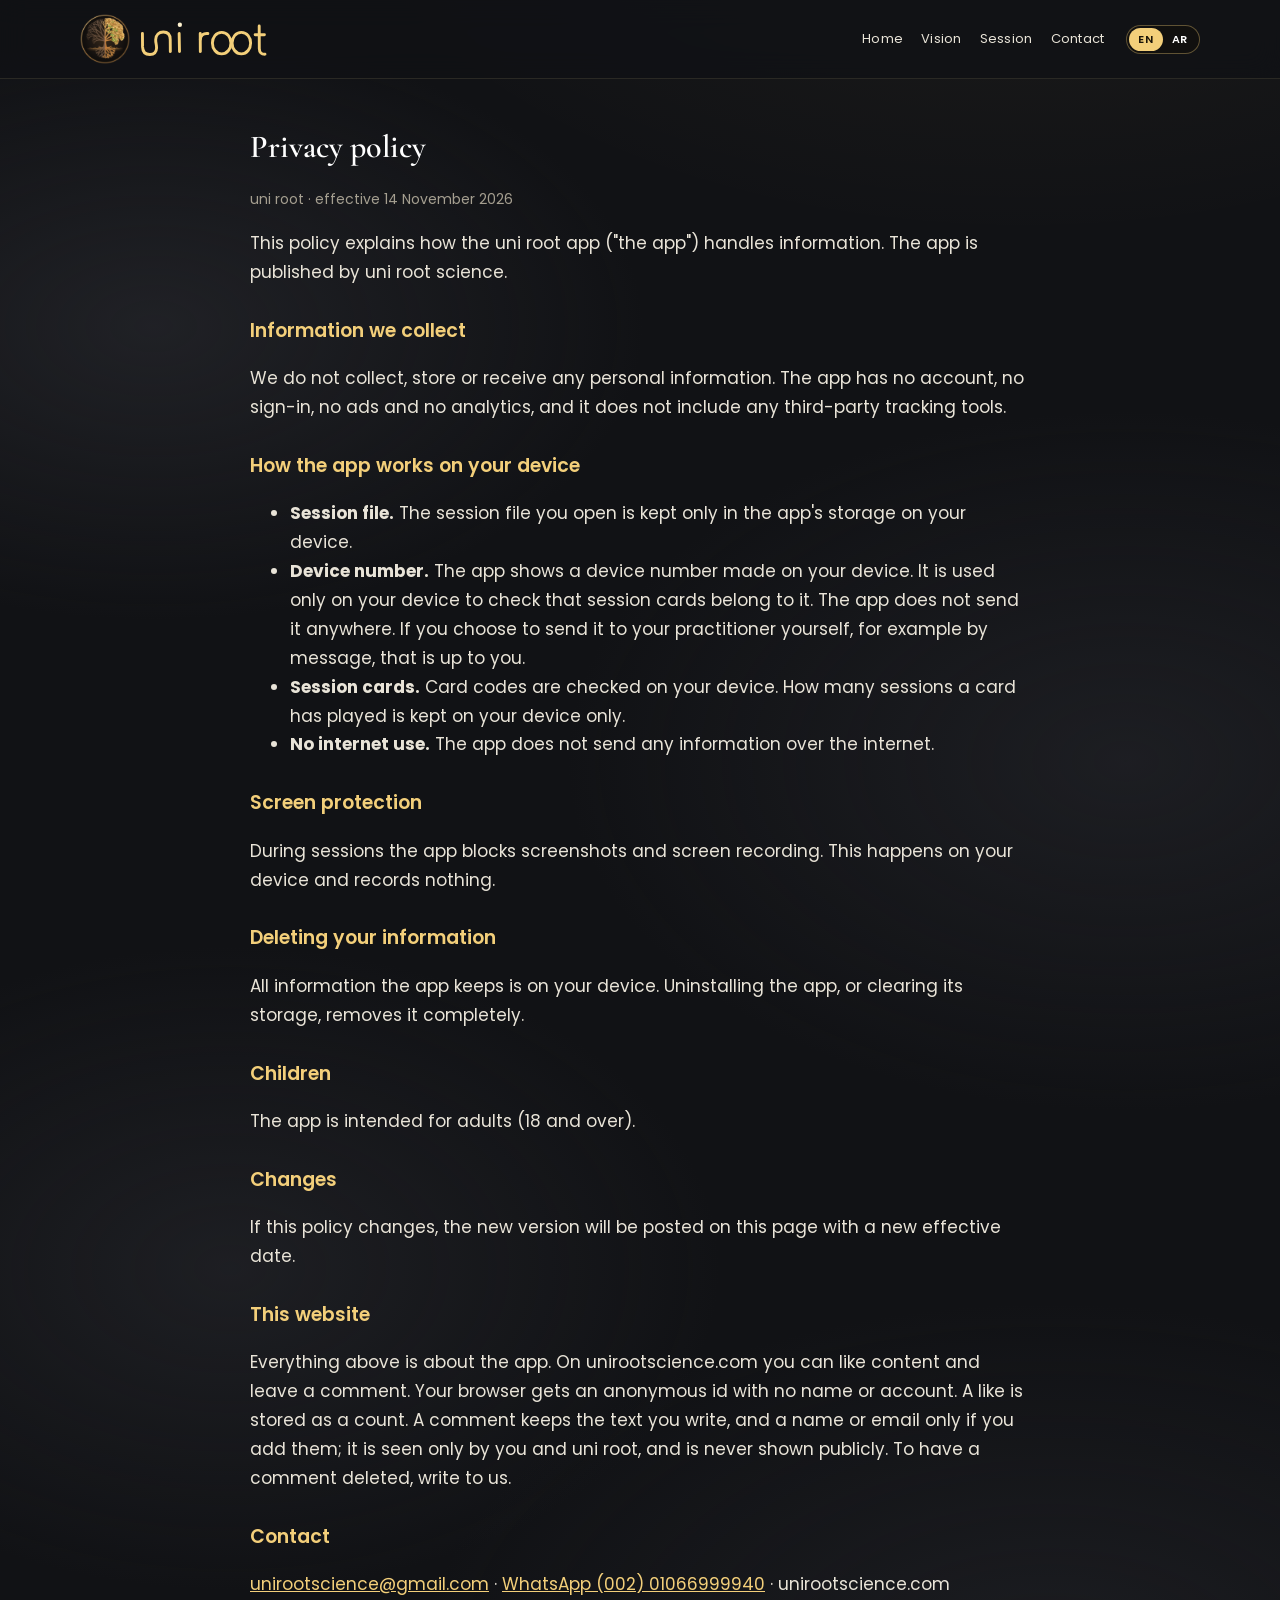
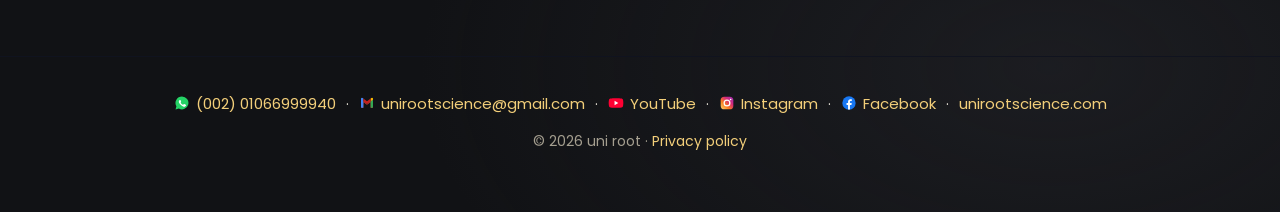
<file: privacy.html>
<!doctype html>
<html lang="en" dir="ltr"><head><meta charset="utf-8"><meta name="viewport" content="width=device-width,initial-scale=1">
<title>Privacy policy · uni root</title><meta name="description" content="How the uni root app handles your data.">
<meta property="og:title" content="Privacy policy · uni root"><meta property="og:description" content="How the uni root app handles your data."><meta property="og:image" content="https://unirootscience.com/img/share.jpg">
<link rel="icon" href="img/favicon.png"><link rel="apple-touch-icon" href="img/icon-192.png">
<link rel="preconnect" href="https://fonts.googleapis.com"><link href="https://fonts.googleapis.com/css2?family=Cormorant+Garamond:ital,wght@0,500;0,600;1,500;1,600&family=Poppins:wght@400;500;600&display=swap" rel="stylesheet">
<link rel="stylesheet" href="style.css?v=18"><script src="lang.js?v=18"></script><script type="application/ld+json">{"@context":"https://schema.org","@type":"Organization","name":"uni root","alternateName":["uniroot","unirootscience"],"url":"https://unirootscience.com/","logo":"https://unirootscience.com/img/icon-192.png","sameAs":["https://www.youtube.com/@unirootscience","https://www.instagram.com/unirootscience","https://www.facebook.com/unirootscience"]}</script></head><body>
<header class="top s"><div class="in"><a class="b" href="./"><img src="img/logo.png" alt=""><span><img src="img/word.svg" alt="uni root"></span></a>
<nav><a href="./"><span class="en-only">Home</span><span class="ar-only" lang="ar">الرئيسية</span></a><a href="./#vision"><span class="en-only">Vision</span><span class="ar-only" lang="ar">الرؤية</span></a><a href="./#session"><span class="en-only">Session</span><span class="ar-only" lang="ar">الجلسة</span></a><a href="./#contact"><span class="en-only">Contact</span><span class="ar-only" lang="ar">تواصل</span></a><span class="langs"><button type="button" data-l="en" aria-label="English">EN</button><button type="button" data-l="ar" aria-label="العربية">AR</button></span></nav></div></header>

<main><div class="wrap"><div class="doc">
<div class="en-only">
<h1>Privacy policy</h1><p class="d">uni root · effective 14 November 2026</p>
<p>This policy explains how the uni root app ("the app") handles information. The app is published by uni root science.</p>
<h3>Information we collect</h3><p>We do not collect, store or receive any personal information. The app has no account, no sign-in, no ads and no analytics, and it does not include any third-party tracking tools.</p>
<h3>How the app works on your device</h3>
<ul><li><b>Session file.</b> The session file you open is kept only in the app's storage on your device.</li>
<li><b>Device number.</b> The app shows a device number made on your device. It is used only on your device to check that session cards belong to it. The app does not send it anywhere. If you choose to send it to your practitioner yourself, for example by message, that is up to you.</li>
<li><b>Session cards.</b> Card codes are checked on your device. How many sessions a card has played is kept on your device only.</li>
<li><b>No internet use.</b> The app does not send any information over the internet.</li></ul>
<h3>Screen protection</h3><p>During sessions the app blocks screenshots and screen recording. This happens on your device and records nothing.</p>
<h3>Deleting your information</h3><p>All information the app keeps is on your device. Uninstalling the app, or clearing its storage, removes it completely.</p>
<h3>Children</h3><p>The app is intended for adults (18 and over).</p>
<h3>Changes</h3><p>If this policy changes, the new version will be posted on this page with a new effective date.</p>
<h3>This website</h3><p>Everything above is about the app. On unirootscience.com you can like content and leave a comment. Your browser gets an anonymous id with no name or account. A like is stored as a count. A comment keeps the text you write, and a name or email only if you add them; it is seen only by you and uni root, and is never shown publicly. To have a comment deleted, write to us.</p>
<h3>Contact</h3><p><a href="https://mail.google.com/mail/?view=cm&amp;fs=1&amp;to=unirootscience@gmail.com" target="_blank" rel="noopener">unirootscience@gmail.com</a> · <a href="https://wa.me/201066999940" target="_blank" rel="noopener">WhatsApp (002) 01066999940</a> · unirootscience.com</p>
</div>
<div class="ar-only" lang="ar">
<h1>سياسة الخصوصية</h1><p class="d">uni root · سارية من ١٤ نوفمبر ٢٠٢٦</p>
<p>توضّح هذه السياسة كيف يتعامل تطبيق uni root («التطبيق») مع المعلومات. ينشر التطبيقَ uni root science.</p>
<h3>المعلومات التي نجمعها</h3><p>لا نجمع أي معلومات شخصية، ولا نخزّنها، ولا نستلمها. التطبيق بلا حساب ولا تسجيل دخول ولا إعلانات ولا أدوات تحليل، ولا يحتوي على أي أدوات تتبّع من أطراف أخرى.</p>
<h3>كيف يعمل التطبيق على جهازك</h3>
<ul><li><b>ملف الجلسة.</b> ملف الجلسة الذي تفتحه يُحفظ في مساحة التطبيق على جهازك فقط.</li>
<li><b>رقم الجهاز.</b> يعرض التطبيق رقم جهاز يُنشأ على جهازك، ويُستخدم على جهازك فقط للتأكد من أن كروت الجلسات تخصّه. التطبيق لا يرسله إلى أي جهة. وإن اخترت أن ترسله بنفسك إلى الأخصائي، برسالة مثلًا، فهذا قرارك.</li>
<li><b>كروت الجلسات.</b> تُفحص أكواد الكروت على جهازك، وعدد الجلسات المستخدمة من كل كارت يُحفظ على جهازك فقط.</li>
<li><b>لا استخدام للإنترنت.</b> التطبيق لا يرسل أي معلومات عبر الإنترنت.</li></ul>
<h3>حماية الشاشة</h3><p>أثناء الجلسة يمنع التطبيق تصوير الشاشة وتسجيلها، ويتم ذلك على جهازك دون تسجيل أي شيء.</p>
<h3>حذف معلوماتك</h3><p>كل ما يحفظه التطبيق موجود على جهازك، وحذف التطبيق أو مسح بياناته يزيله بالكامل.</p>
<h3>الأطفال</h3><p>التطبيق مخصّص للبالغين (١٨ عامًا فأكثر).</p>
<h3>التعديلات</h3><p>إذا تغيّرت هذه السياسة تُنشر النسخة الجديدة في هذه الصفحة بتاريخ سريان جديد.</p>
<h3>هذا الموقع</h3><p>كل ما سبق يخص التطبيق. على unirootscience.com يمكنك الإعجاب بالمحتوى وترك تعليق. يحصل متصفحك على رقم مجهول بلا اسم ولا حساب. الإعجاب يُحفظ كرقم فقط، والتعليق يُحفظ بالنص الذي تكتبه، والاسم أو الإيميل فقط إن أضفتهما، ولا يراه غيرك أنت وuni root ولا يُعرض للعامة. ولحذف تعليق راسلنا.</p>
<h3>التواصل</h3><p><a href="https://mail.google.com/mail/?view=cm&amp;fs=1&amp;to=unirootscience@gmail.com" target="_blank" rel="noopener">unirootscience@gmail.com</a> · <a href="https://wa.me/201066999940" target="_blank" rel="noopener">WhatsApp (002) 01066999940</a> · unirootscience.com</p>
</div>
</div></div></main>
<footer id="contact"><div class="wrap">
<div class="ct"><a class="ctI" href="https://wa.me/201066999940" target="_blank" rel="noopener" aria-label="WhatsApp"><svg class="ic" viewBox="0 0 24 24" aria-hidden="true"><path fill="#25d366" d="M12 2.2a9.7 9.7 0 0 0-8.4 14.6L2.3 21.7l5-1.3A9.7 9.7 0 1 0 12 2.2z"/><path fill="#fff" d="M17.1 14.3c-.3-.1-1.6-.8-1.8-.9-.3-.1-.4-.1-.6.1l-.8 1c-.2.2-.3.2-.6.1a6.6 6.6 0 0 1-3.3-2.9c-.2-.4.2-.4.7-1.3.1-.2 0-.3 0-.4l-.8-2c-.2-.5-.4-.4-.6-.4h-.5a1 1 0 0 0-.7.3 3 3 0 0 0-.9 2.2 5.2 5.2 0 0 0 1.1 2.8 11.9 11.9 0 0 0 4.6 4c1.7.7 2.4.8 3.2.7a2.8 2.8 0 0 0 1.8-1.3 2.3 2.3 0 0 0 .2-1.3c-.1-.1-.3-.2-.6-.3z"/></svg><span dir="ltr">(002) 01066999940</span></a> · <a class="ctI" href="https://mail.google.com/mail/?view=cm&amp;fs=1&amp;to=unirootscience@gmail.com" target="_blank" rel="noopener" aria-label="Gmail"><svg class="ic" viewBox="0 0 24 24" aria-hidden="true"><path fill="#ea4335" d="M3 7.2 12 13.6l9-6.4V18a1 1 0 0 1-1 1h-2.5V10.6L12 14.6l-5.5-4V19H4a1 1 0 0 1-1-1z"/><path fill="#fbbc04" d="M21 6.2v1L17.5 9.7V5.4l1.1-.8A1.5 1.5 0 0 1 21 6.2z"/><path fill="#34a853" d="M17.5 19h2.5a1 1 0 0 0 1-1V7.2l-3.5 2.5z"/><path fill="#4285f4" d="M3 6.2v1l3.5 2.5V5.4l-1.1-.8A1.5 1.5 0 0 0 3 6.2zM3 7.2V18a1 1 0 0 0 1 1h2.5V9.7z"/><path fill="#c5221f" d="M6.5 5.4 12 9.4l5.5-4v4.3L12 13.6 6.5 9.7z"/></svg><span>unirootscience@gmail.com</span></a> · <a class="ctI" href="https://www.youtube.com/@unirootscience" target="_blank" rel="noopener" aria-label="YouTube"><svg class="ic" viewBox="0 0 24 24" aria-hidden="true"><path fill="#ff0033" d="M22.5 7.2a2.8 2.8 0 0 0-2-2C18.7 4.7 12 4.7 12 4.7s-6.7 0-8.5.5a2.8 2.8 0 0 0-2 2A29 29 0 0 0 1 12a29 29 0 0 0 .5 4.8 2.8 2.8 0 0 0 2 2c1.8.5 8.5.5 8.5.5s6.7 0 8.5-.5a2.8 2.8 0 0 0 2-2A29 29 0 0 0 23 12a29 29 0 0 0-.5-4.8z"/><path fill="#fff" d="M9.8 15.3V8.7l5.7 3.3z"/></svg><span>YouTube</span></a> · <a class="ctI" href="https://www.instagram.com/unirootscience" target="_blank" rel="noopener" aria-label="Instagram"><svg class="ic" viewBox="0 0 24 24" aria-hidden="true"><defs><linearGradient id="igcf" x1="0" y1="1" x2="1" y2="0"><stop offset="0" stop-color="#feda75"/><stop offset=".35" stop-color="#fa7e1e"/><stop offset=".65" stop-color="#d62976"/><stop offset="1" stop-color="#962fbf"/></linearGradient></defs><rect x="2.5" y="2.5" width="19" height="19" rx="5.5" fill="url(#igcf)"/><circle cx="12" cy="12" r="4.3" fill="none" stroke="#fff" stroke-width="1.9"/><circle cx="17.4" cy="6.7" r="1.25" fill="#fff"/></svg><span>Instagram</span></a> · <a class="ctI" href="https://www.facebook.com/unirootscience" target="_blank" rel="noopener" aria-label="Facebook"><svg class="ic" viewBox="0 0 24 24" aria-hidden="true"><circle cx="12" cy="12" r="10" fill="#1877f2"/><path fill="#fff" d="M13.4 21.9v-7h2.3l.4-2.8h-2.7v-1.8c0-.8.3-1.4 1.4-1.4h1.4V6.4c-.3 0-1.1-.1-2.1-.1-2.1 0-3.5 1.3-3.5 3.6v2.2H8.3v2.8h2.3v7z"/></svg><span>Facebook</span></a> · <a href="https://unirootscience.com">unirootscience.com</a></div>
<p>© 2026 uni root · <a href="privacy.html"><span class="en-only">Privacy policy</span><span class="ar-only" lang="ar">سياسة الخصوصية</span></a></p></div></footer></body></html>
</file>
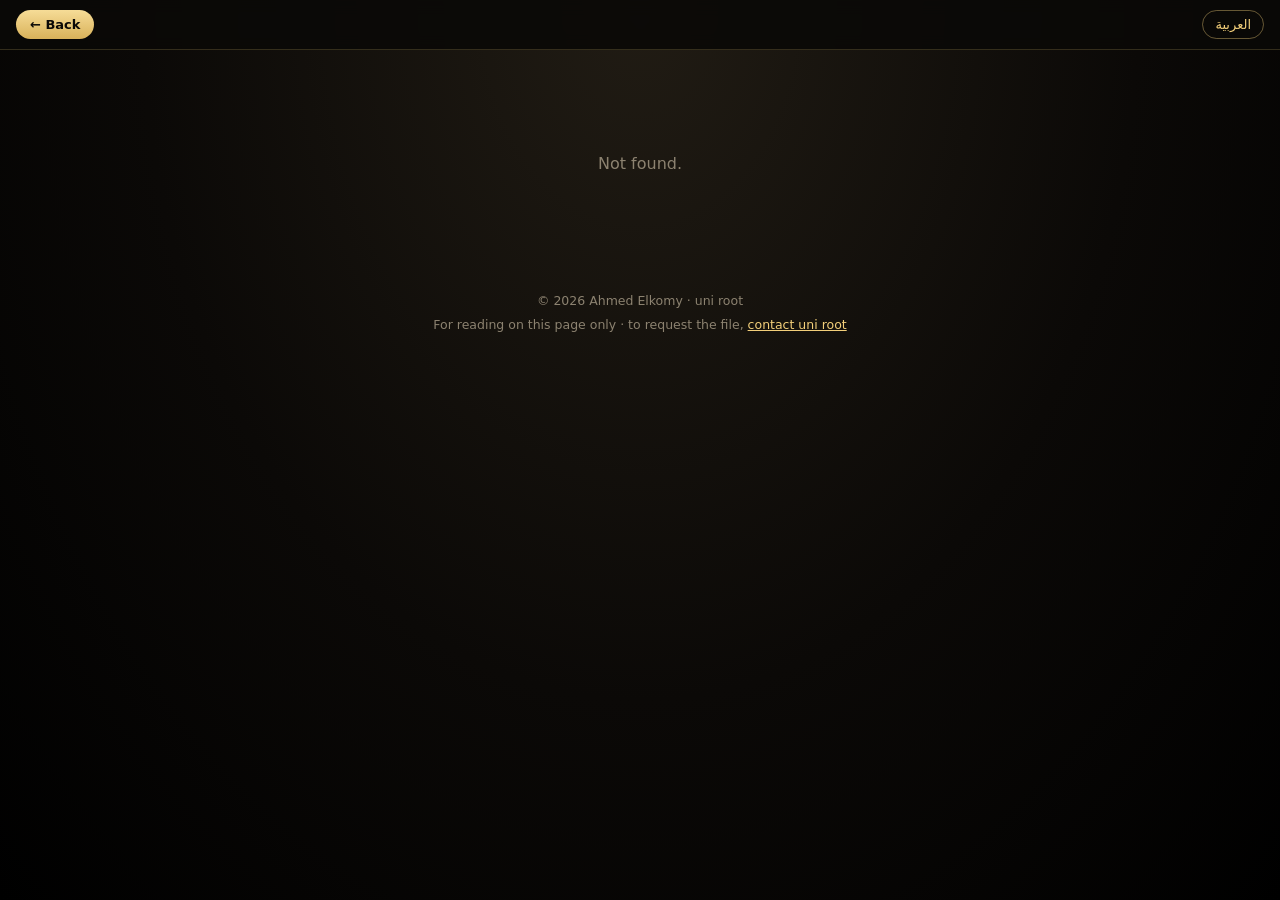
<file: read.html>
<!doctype html><html lang="ar" dir="rtl"><head><meta charset="utf-8"><meta name="viewport" content="width=device-width,initial-scale=1">
<title>uni root · read</title><meta name="robots" content="noindex">
<link rel="icon" href="img/favicon.png">
<style>
@font-face{font-family:Ami;src:url(img/Amiri-Bold.woff) format('woff');font-weight:700}
:root{--gold:#f3cf7a}
html,body{margin:0}
body{background:radial-gradient(ellipse at top,#211c14,#0b0907 55%,#000) fixed;color:#fff3d0;min-height:100vh;font-family:Inter,system-ui,sans-serif}
.bar{position:sticky;top:0;z-index:5;display:flex;align-items:center;gap:12px;padding:10px 16px;background:rgba(11,9,7,.9);backdrop-filter:blur(8px);border-bottom:1px solid rgba(243,207,122,.18)}
.t{flex:1;min-width:0;font-family:Ami,serif;font-size:20px;color:var(--gold);white-space:nowrap;overflow:hidden;text-overflow:ellipsis}
html[lang=en] .t{font-family:Inter,system-ui,sans-serif;font-size:16px;font-weight:600}
.s{font-size:12px;color:#8c8270;white-space:nowrap}
.btn{font:600 13px Inter,system-ui,sans-serif;color:#0b0907;background:linear-gradient(#f6dc97,#d9b25a);border:0;border-radius:999px;padding:7px 14px;cursor:pointer;text-decoration:none;white-space:nowrap}
.lang{font:500 13px Inter,system-ui,sans-serif;color:var(--gold);border:1px solid rgba(243,207,122,.4);border-radius:999px;padding:6px 12px;background:none;cursor:pointer;white-space:nowrap}
.wrap{max-width:860px;margin:0 auto;padding:24px 16px 30px;display:flex;flex-direction:column;gap:20px}
.pg{position:relative;background:#fff;border-radius:6px;box-shadow:0 10px 40px rgba(0,0,0,.6),0 0 0 1px rgba(243,207,122,.15);overflow:hidden;user-select:none;-webkit-user-select:none;aspect-ratio:210/297}
.pg img{display:block;width:100%;height:100%;object-fit:contain;pointer-events:none;-webkit-touch-callout:none}
.no{position:absolute;bottom:8px;inset-inline-start:12px;font-size:11px;color:#999}
.foot{text-align:center;font-size:12.5px;color:#8c8270;padding:6px 16px 46px;line-height:1.9}
.foot a{color:var(--gold)}
html[lang=ar] .foot{font-family:Ami,serif;font-size:16px}
.err{text-align:center;padding:80px 20px;color:#8c8270}
@media print{body{display:none}}
@media (max-width:640px){.s{display:none}.bar{gap:8px;padding:10px}.t{font-size:17px}.btn,.lang,.vb{padding:6px 10px!important}}
</style></head><body>
<div class="bar"><a class="btn" id="back" href="./"></a><div class="t" id="t"></div><span class="s" id="s"></span><button class="lang" id="lg" type="button"></button></div>
<div class="wrap" id="w"></div>
<div class="foot" id="f"></div>
<script>
(function(){
  var q=new URLSearchParams(location.search),d=q.get('d'),l=q.get('l'),K='uniroot_lang';
  if(l!=='ar'&&l!=='en'){try{l=localStorage.getItem(K)}catch(e){}if(l!=='ar'&&l!=='en')l=(navigator.language||'').toLowerCase().indexOf('ar')===0?'ar':'en'}
  var h=document.documentElement;h.lang=l;h.dir=l==='ar'?'rtl':'ltr';
  var AR=l==='ar',num=function(n){return AR?String(n).replace(/\d/g,function(c){return '٠١٢٣٤٥٦٧٨٩'[c]}):String(n)};
  var back=document.getElementById('back');back.textContent=AR?'→ رجوع':'← Back';
  back.onclick=function(e){if(document.referrer&&document.referrer.indexOf(location.host)>=0&&history.length>1){e.preventDefault();history.back()}};
  document.getElementById('lg').textContent=AR?'English':'العربية';
  document.getElementById('lg').onclick=function(){var n=AR?'en':'ar';try{localStorage.setItem(K,n)}catch(e){}location.replace('read.html?d='+encodeURIComponent(d)+'&l='+n)};
  document.getElementById('f').innerHTML=AR?'© 2026 أحمد الكومي · uni root<br>للقراءة على الصفحة فقط · لطلب الملف <a href="./#contact">تواصل مع uni root</a>':'© 2026 Ahmed Elkomy · uni root<br>For reading on this page only · to request the file, <a href="./#contact">contact uni root</a>';
  fetch('read/docs.json').then(function(r){return r.json()}).then(function(D){
    var o=D[d];if(!o){document.getElementById('w').innerHTML='<div class="err">'+(AR?'الملف غير موجود.':'Not found.')+'</div>';return}
    var n=o.n[l]||o.n.ar;document.getElementById('t').textContent=o.t[l];if(window.UNIROOT_VAULT)UNIROOT_VAULT(document.querySelector('.bar'),o.t[l]);document.title=o.t[l]+' · uni root';
    document.getElementById('s').textContent=AR?num(n)+(n>10?' صفحة':n>2?' صفحات':' صفحة'):n+(n>1?' pages':' page');
    var w=document.getElementById('w'),ll=o.n[l]?l:'ar';
    for(var i=1;i<=n;i++){var p=document.createElement('div');p.className='pg';var s=String(i).padStart(2,'0');
      p.innerHTML='<img src="read/'+d+'/'+ll+'/'+s+'.jpg" alt="" draggable="false" loading="'+(i<3?'eager':'lazy')+'"><span class="no" dir="ltr">'+i+' / '+n+'</span>';w.appendChild(p)}
  });
  document.addEventListener('contextmenu',function(e){e.preventDefault()});
  document.addEventListener('dragstart',function(e){e.preventDefault()});
  document.addEventListener('keydown',function(e){if((e.ctrlKey||e.metaKey)&&['s','p','u'].indexOf(e.key.toLowerCase())>=0)e.preventDefault()});
})();
</script><script src="vault.js"></script></body></html>
</file>
<file: style.css>
@font-face{font-family:Ami;src:url(img/Amiri-Bold.woff) format("woff");font-weight:700;font-display:swap}
:root{--bg:#030407;--bg2:#0a0c14;--fg:#f4f4f6;--soft:#c3c7d6;--muted:#7f86a0;--line:#1a1f31;--blue:#2f7bff;--blue2:#6aa5ff;--red:#ff4433;--red2:#ff7a6b}
*{box-sizing:border-box}
html{background:var(--bg);scroll-behavior:smooth}
body{margin:0;color:var(--fg);font:400 17px/1.7 Poppins,"Segoe UI",system-ui,sans-serif;background:var(--bg);overflow-x:hidden}
a{color:var(--blue2)}
img{max-width:100%;display:block}
.wrap{max-width:1160px;margin:0 auto;padding:0 20px}
/* header */
header.top{position:fixed;inset:0 0 auto 0;z-index:30;transition:background .3s,border-color .3s;border-bottom:1px solid transparent}
header.top.s{background:rgba(3,4,7,.78);backdrop-filter:blur(14px);border-color:#121626}
header.top .in{max-width:1160px;margin:0 auto;padding:16px 20px;display:flex;align-items:center;justify-content:space-between}
header.top .b{display:flex;align-items:center;gap:10px;text-decoration:none}
header.top .b img{width:36px}
header.top .b span img{width:90px}
nav{display:flex;align-items:center}
nav a{color:var(--soft);text-decoration:none;margin-inline-start:22px;font-size:14px;letter-spacing:.02em}
nav a:hover{color:#fff}
.lang{background:none;border:1px solid #2a3150;color:#fff;border-radius:999px;padding:4px 14px;font:600 13.5px Poppins,sans-serif;cursor:pointer;margin-inline-start:22px}
/* hero */
.hero{position:relative;min-height:100vh;display:flex;align-items:center;overflow:hidden}
.hero>canvas{position:absolute;inset:0;width:100%;height:100%}
.hero:after{content:"";position:absolute;inset:auto 0 0 0;height:180px;background:linear-gradient(transparent,var(--bg));pointer-events:none}
.hero .wrap{position:relative;z-index:2;width:100%;display:grid;grid-template-columns:1.1fr .9fr;gap:40px;align-items:center;padding-top:90px}
.hero h1{font-weight:600;font-size:clamp(42px,6.4vw,82px);line-height:1.02;margin:16px 0 22px;color:#fff;letter-spacing:-.01em}
.grad{background:linear-gradient(90deg,var(--blue2),#9d8cff 48%,var(--red2));-webkit-background-clip:text;background-clip:text;color:transparent}
.hero .orb{width:100%;aspect-ratio:1;display:block}
.kick{font:600 12px Poppins,sans-serif;letter-spacing:.32em;color:var(--blue2);text-transform:uppercase;display:inline-flex;align-items:center;gap:10px}
.kick:before{content:"";width:28px;height:1px;background:linear-gradient(90deg,var(--blue),var(--red))}
html[dir=rtl] .kick{letter-spacing:.04em;font:700 18px Ami,serif}
.lead{font-size:18px;color:var(--soft);max-width:600px;margin:0}
.btns{display:flex;gap:12px;flex-wrap:wrap;margin-top:28px}
.btn{display:inline-block;padding:13px 26px;border-radius:12px;text-decoration:none;font-weight:600;font-size:15px;transition:transform .2s,box-shadow .2s}
.btn:hover{transform:translateY(-2px)}
.btn.p{background:linear-gradient(100deg,var(--blue),#6a4bff 55%,var(--red));color:#fff;box-shadow:0 10px 34px rgba(80,90,255,.3)}
.btn.s{border:1px solid #2a3150;color:#fff;background:rgba(10,12,20,.7)}
.btn.off{opacity:.55;pointer-events:none}
.scroll{position:absolute;bottom:26px;left:50%;transform:translateX(-50%);z-index:3;font:500 11px ui-monospace,monospace;letter-spacing:.3em;color:var(--muted)}
/* stats strip */
.stats{display:grid;grid-template-columns:repeat(4,1fr);border:1px solid var(--line);border-radius:20px;overflow:hidden;background:var(--bg2);margin-top:10px}
.stats div{padding:26px 18px;text-align:center;border-inline-end:1px solid var(--line)}
.stats div:last-child{border:0}
.stats b{display:block;font:600 40px Poppins,sans-serif;line-height:1}
.stats div:nth-child(odd) b{color:var(--blue2)}.stats div:nth-child(even) b{color:var(--red2)}
.stats span{color:var(--soft);font-size:14px}
/* sections */
section{padding:110px 0;position:relative}
.sec-h{display:flex;align-items:center;gap:14px;margin-bottom:18px}
.num{font:500 12.5px ui-monospace,Menlo,monospace;letter-spacing:.24em;color:var(--muted);text-transform:uppercase;white-space:nowrap}
.num b{color:var(--red2);font-weight:600}
.bar{flex:1;height:1px;background:linear-gradient(90deg,#252b42,transparent)}
html[dir=rtl] .bar{background:linear-gradient(-90deg,#252b42,transparent)}
.h2x{font-weight:600;font-size:clamp(32px,4.4vw,52px);line-height:1.1;margin:0 0 18px;color:#fff;letter-spacing:-.01em}
.split{display:grid;grid-template-columns:1fr 1fr;gap:64px;align-items:center}
.split.rev>.viz{order:-1}
.viz{position:relative;border-radius:28px;background:radial-gradient(70% 70% at 50% 45%,#0d1224,#04050a);border:1px solid var(--line);overflow:hidden;box-shadow:0 40px 100px rgba(0,0,0,.6)}
.viz:before{content:"";position:absolute;inset:-1px;border-radius:28px;padding:1px;background:linear-gradient(140deg,rgba(47,123,255,.55),transparent 40%,transparent 60%,rgba(255,68,51,.5));-webkit-mask:linear-gradient(#000 0 0) content-box,linear-gradient(#000 0 0);-webkit-mask-composite:xor;mask-composite:exclude;pointer-events:none}
.viz canvas{width:100%;display:block}
.viz .cap{position:absolute;left:18px;top:14px;font:500 11px ui-monospace,monospace;letter-spacing:.22em;color:var(--muted)}
html[dir=rtl] .viz .cap{left:auto;right:18px}
.pts{list-style:none;padding:0;margin:26px 0 0;display:grid;gap:14px}
.pts li{display:grid;grid-template-columns:auto 1fr;gap:14px;align-items:start;color:var(--soft)}
.pts li:before{content:"";width:9px;height:9px;border-radius:50%;margin-top:10px;background:var(--blue);box-shadow:0 0 12px var(--blue)}
.pts li:nth-child(even):before{background:var(--red);box-shadow:0 0 12px var(--red)}
.pts b{color:#fff;font-weight:600}
.tri{display:grid;grid-template-columns:repeat(3,1fr);gap:12px;margin-top:26px}
.tri .t{border-radius:16px;padding:18px 12px;border:1px solid var(--line);background:var(--bg2);text-align:center}
.tri .n{font:600 26px Poppins,sans-serif;letter-spacing:.1em}
.tri p{margin:4px 0 0;color:var(--soft);font-size:14px}
.ctl{display:flex;flex-wrap:wrap;gap:8px;margin:24px 0 14px}
.ctl button{background:#0a0c14;border:1px solid #2a3150;color:var(--soft);border-radius:999px;padding:8px 16px;font:600 13.5px Poppins,sans-serif;cursor:pointer;transition:all .2s}
.ctl button[aria-pressed=true]{background:#fff;color:#05060a;border-color:#fff}
html[dir=rtl] .ctl button{font:700 16px Ami,serif}
.rng{display:grid;grid-template-columns:100px 1fr;gap:12px;align-items:center;color:var(--soft);font-size:13.5px;margin-top:10px}
.rng input{width:100%}
.rng.b input{accent-color:var(--blue)}.rng.r input{accent-color:var(--red)}.rng.w input{accent-color:#fff}
.path{display:grid;grid-template-columns:repeat(4,1fr);gap:14px;margin-top:30px}
.path div{padding:24px;border-radius:18px;background:var(--bg2);border:1px solid var(--line);position:relative;overflow:hidden}
.path div:before{content:"";position:absolute;inset:0 0 auto 0;height:2px;background:linear-gradient(90deg,var(--blue),var(--red))}
.path b{display:block;font:600 30px Poppins,sans-serif;color:#1f2540;margin-bottom:10px}
.path h3{margin:0 0 6px;font-size:18px;color:#fff;font-weight:600}
.path p{margin:0;color:var(--soft);font-size:14.5px}
.shot{border-radius:22px;border:1px solid var(--line);box-shadow:0 40px 100px #000}
.cta{text-align:center;padding:70px 24px;border-radius:30px;border:1px solid var(--line);position:relative;overflow:hidden;background:#06070d}
.cta canvas{position:absolute;inset:0;width:100%;height:100%;opacity:.55}
.cta>*:not(canvas){position:relative}
.cta .lead{margin:0 auto}
.cta .btns{justify-content:center}
.faq{max-width:820px;margin:24px auto 0}
details{border-bottom:1px solid var(--line);padding:18px 4px}
details summary{cursor:pointer;font-weight:600;color:#fff;list-style:none;display:flex;justify-content:space-between;gap:12px}
details summary::-webkit-details-marker{display:none}
details summary:after{content:"+";color:var(--blue2);font-size:22px;line-height:1;transition:transform .2s}
details[open] summary:after{transform:rotate(45deg);color:var(--red2)}
details p{color:var(--soft);margin:10px 0 0}
footer{border-top:1px solid #10131f;padding:34px 0 44px;text-align:center;color:var(--muted);font-size:14px}
footer .ct{font-size:15px;color:var(--soft)}
footer a{color:var(--blue2);text-decoration:none}
h2{font-weight:600;font-size:26px;margin:0 0 22px;text-align:center;color:#fff}
/* privacy page */
.doc{max-width:780px;margin:0 auto;padding:110px 0 40px}
.doc h1{font-weight:600;color:#fff;font-size:32px;margin:10px 0 4px}
.doc h3{color:var(--blue2);font-weight:600;margin:28px 0 6px;font-size:19px}
.doc p,.doc li{color:var(--soft)}
.doc .d{color:var(--muted);font-size:14px}
/* reveal */
.rv{opacity:0;transform:translateY(34px);transition:opacity .9s ease,transform .9s cubic-bezier(.2,.7,.2,1)}
.rv.on{opacity:1;transform:none}
@media (prefers-reduced-motion:reduce){.rv{opacity:1;transform:none;transition:none}}
/* arabic */
[lang=ar],.ar{font-family:Ami,"Traditional Arabic",serif}
html[dir=rtl] body{font-family:Ami,"Traditional Arabic",serif;font-size:20px}
html[dir=rtl] header.top .in,html[dir=rtl] footer .ct,html[dir=rtl] .tri .n,html[dir=rtl] .stats b{font-family:Poppins,sans-serif}
html[dir=rtl] .h2x,html[dir=rtl] .hero h1{letter-spacing:0;line-height:1.35}
.en-only,.ar-only{display:none}
html[lang=en] .en-only,html[lang=ar] .ar-only{display:revert}
@media (max-width:900px){.hero .wrap,.split{grid-template-columns:1fr;gap:34px}.split.rev>.viz{order:0}.hero .orb{max-width:420px;margin:0 auto}.path{grid-template-columns:1fr 1fr}.stats{grid-template-columns:1fr 1fr}.stats div:nth-child(2){border-inline-end:0}.stats div{border-bottom:1px solid var(--line)}section{padding:70px 0}}
@media (max-width:560px){nav a{display:none}.tri{grid-template-columns:1fr}.path{grid-template-columns:1fr}}
.quote{padding:120px 0;text-align:center;position:relative;overflow:hidden}
.quote canvas{position:absolute;inset:0;width:100%;height:100%}
.quote blockquote{position:relative;margin:0 auto;max-width:900px;font-weight:500;font-size:clamp(30px,5vw,60px);line-height:1.2;color:#fff;letter-spacing:-.01em}
.quote blockquote .ar{display:block;font:700 clamp(30px,4.6vw,54px) Ami,serif;margin-top:18px;color:var(--soft);letter-spacing:0}
.quote .by{position:relative;margin-top:22px;font:500 12px ui-monospace,monospace;letter-spacing:.3em;color:var(--muted)}
.threes{display:flex;justify-content:center;gap:clamp(14px,3vw,40px);margin-top:26px;font:600 clamp(22px,3vw,34px) Poppins,sans-serif;letter-spacing:.12em}
.threes i{font-style:normal}
.quote .qs{display:block;margin-top:26px;font:400 clamp(15px,1.6vw,19px)/1.6 Poppins,sans-serif;color:var(--muted);letter-spacing:.02em}
.quote .qs .ar2{font:700 clamp(18px,2vw,23px) Ami,serif;color:var(--muted)}
.quote .pi{display:block;font:300 clamp(90px,14vw,170px)/1 Georgia,serif;background:linear-gradient(180deg,#fff,#6aa5ff 60%,#ff7a6b);-webkit-background-clip:text;background-clip:text;color:transparent;margin-bottom:6px;filter:drop-shadow(0 0 30px rgba(106,165,255,.35))}
.q2{font:600 20px Poppins,sans-serif;color:#fff;margin:0 0 12px}
html[dir=rtl] .q2{font:700 24px Ami,serif}
.h2x{text-align:start}.cta .h2x,.faqh{text-align:center}
/* artistic English type */
.hero h1,.h2x,.quote blockquote,.doc h1{font-family:"Cormorant Garamond",Georgia,serif;font-weight:600;letter-spacing:0}
.hero h1{font-size:clamp(50px,7.4vw,96px);line-height:.98}
.h2x{font-size:clamp(38px,5vw,62px);line-height:1.02}
.quote blockquote{font-size:clamp(40px,6.4vw,80px);line-height:1.02;font-style:italic;font-weight:500}
.hero h1 .grad,.h2x .grad{font-style:italic;font-weight:500}
.q2{font-family:"Cormorant Garamond",Georgia,serif;font-size:26px;font-style:italic;font-weight:600}
.path h3{font-family:"Cormorant Garamond",Georgia,serif;font-size:24px}
.path b{font-family:"Cormorant Garamond",Georgia,serif}
html[dir=rtl] .hero h1,html[dir=rtl] .h2x,html[dir=rtl] .quote blockquote,html[dir=rtl] .q2,html[dir=rtl] .path h3,html[dir=rtl] .doc h1{font-family:Ami,serif;font-style:normal;font-weight:700}
html[dir=rtl] .hero h1{font-size:clamp(42px,6vw,76px);line-height:1.3}
html[dir=rtl] .h2x{font-size:clamp(32px,4.2vw,50px);line-height:1.35}
html[dir=rtl] .quote blockquote{font-size:clamp(34px,5vw,62px);line-height:1.35}
/* in Arabic the quote shows only the Arabic line, in English only the English */
.quote blockquote .en{display:block}
html[lang=ar] .quote blockquote .en{display:none}
html[lang=en] .quote blockquote>.ar{display:none}
html[lang=ar] .quote blockquote>.ar{margin-top:0;color:#fff;font-size:inherit}
html[lang=en] .quote .qs .ar2,html[lang=en] .quote .qs br{display:none}
html[lang=ar] .quote .qs .en2{display:none}
/* language buttons */
.langs{display:inline-flex;margin-inline-start:22px;border:1px solid #2a3150;border-radius:999px;padding:3px;background:rgba(10,12,20,.6)}
.langs button{background:none;border:0;color:var(--soft);border-radius:999px;padding:5px 14px;font:600 13px Poppins,sans-serif;cursor:pointer}
.langs button[data-l=ar]{font:700 15px Ami,serif}
.langs button[aria-pressed=true]{background:#fff;color:#05060a}
@media (max-width:560px){.langs{margin-inline-start:8px}}
.threes,.tri .n{direction:ltr;unicode-bidi:isolate}

/* ===== GOLD THEME · from the app's SESSION COMPLETE screen: charcoal, gold light, white text ===== */
:root{--bg:#111215;--bg2:#17181c;--fg:#ffffff;--soft:#e9e4d8;--muted:#a59f90;--line:#2a2924;--blue:#e6b85c;--blue2:#f3cf7a;--red:#c8943f;--red2:#ffe29a;--gold:#f3cf7a}
html,body{background:#111215}
body{background:radial-gradient(1200px 700px at 80% -10%,rgba(243,207,122,.07),transparent 60%),radial-gradient(900px 600px at 0% 60%,rgba(243,207,122,.04),transparent 60%),#111215}
a{color:var(--gold)}
header.top.s{background:rgba(17,18,21,.82);border-color:#2a2924}
nav a:hover{color:var(--gold)}
.grad{background:linear-gradient(90deg,#fff3d0,#f3cf7a 45%,#c8943f);-webkit-background-clip:text;background-clip:text;color:transparent;text-shadow:none;filter:drop-shadow(0 0 18px rgba(243,207,122,.35))}
.kick{color:var(--gold)}
.kick:before{background:linear-gradient(90deg,transparent,var(--gold))}
.btn.p,a.btn.p{background:linear-gradient(180deg,#ffe29a,#e6b85c);color:#1a1408;border-color:transparent;box-shadow:0 0 0 1px rgba(255,230,160,.4),0 8px 30px rgba(243,207,122,.28)}
.btn.p:hover{box-shadow:0 0 0 1px rgba(255,230,160,.6),0 10px 40px rgba(243,207,122,.45)}
.btn:not(.p){border-color:rgba(243,207,122,.45);color:#fff}
.btn:not(.p):hover{border-color:var(--gold);color:var(--gold)}
.langs button{border-color:rgba(243,207,122,.4);color:#fff}
.langs button[aria-pressed=true]{background:var(--gold);color:#1a1408;border-color:var(--gold)}
h1,h2,h3{color:#fff}
.num,.stats b,.stat b,.pts b,.path b,.tri .n,.threes b,.threes span,.pi{color:var(--gold)!important;-webkit-text-fill-color:var(--gold)}
.pi{text-shadow:0 0 30px rgba(243,207,122,.5)}
.quote .en,.quote [lang=ar]{color:#fff}
.quote .qs{color:var(--gold)}
.viz,.card,.panel,details{border-color:rgba(243,207,122,.18)!important}
details summary::marker,details summary:before{color:var(--gold)}
[data-mode][aria-pressed=true],.ctl button[aria-pressed=true]{background:var(--gold);color:#1a1408;border-color:var(--gold)}
input[type=range]{accent-color:#f3cf7a}
.hero:after{background:linear-gradient(transparent,#111215)}
/* glow pulse on headings when revealed */
.rv.on h2,.rv.on .h2x{animation:goldIn 1.6s ease both}
@keyframes goldIn{0%{text-shadow:0 0 0 rgba(243,207,122,0)}40%{text-shadow:0 0 28px rgba(243,207,122,.55)}100%{text-shadow:0 0 0 rgba(243,207,122,0)}}
.btn.s{border-color:rgba(243,207,122,.45);background:rgba(20,18,12,.6)}
.bar{background:linear-gradient(90deg,rgba(243,207,122,.5),transparent)}
html[dir=rtl] .bar{background:linear-gradient(-90deg,rgba(243,207,122,.5),transparent)}
.viz .cap,.quote .by{color:rgba(243,207,122,.75)}
.rng.b input,.rng.r input{accent-color:#f3cf7a}
.viz{background:radial-gradient(70% 70% at 50% 45%,#1d1d22,#0b0b0d)}
.ctl button{background:#17181c;border-color:rgba(243,207,122,.3)}.langs{border-color:rgba(243,207,122,.35);background:rgba(20,18,12,.55)}
/* header: brand never shrinks, links smaller, hidden on tablets/phones */
header.top .b{flex-shrink:0}
header.top .b img{width:34px;height:34px}
header.top .b span img{width:86px;height:auto}
nav{flex-wrap:nowrap;min-width:0}
nav a{font-size:13px;margin-inline-start:18px}
.langs button{font-size:12.5px;padding:4px 12px}
@media (max-width:1020px){nav a{display:none}}
/* brand lockup at the top of the hero */
.brandx{display:flex;align-items:center;gap:14px;margin-bottom:26px}
.brandx .bl{width:64px;height:64px;border-radius:50%;box-shadow:0 0 0 1px rgba(243,207,122,.55),0 0 30px rgba(243,207,122,.35)}
.brandx .bw{width:170px;height:auto;filter:drop-shadow(0 0 14px rgba(243,207,122,.35))}
@media (max-width:560px){.brandx .bl{width:52px;height:52px}.brandx .bw{width:140px}}
/* article buttons + reader */
.arts{display:flex;flex-wrap:wrap;gap:10px;margin-top:26px}
.arts .btn{font-size:13.5px;padding:10px 18px}
html[lang=ar] .arts .en-only,html[lang=en] .arts .ar-only{display:none}
.artm{position:fixed;inset:0;z-index:60;background:rgba(8,8,10,.72);backdrop-filter:blur(8px);display:flex;align-items:center;justify-content:center;padding:20px;opacity:0;transition:opacity .25s}
.artm.on{opacity:1}.artm[hidden]{display:none}
.artb{position:relative;max-width:720px;width:100%;max-height:86vh;overflow:auto;background:radial-gradient(400px 260px at 90% 0%,rgba(243,207,122,.12),transparent 70%),#17181c;border:1px solid rgba(243,207,122,.3);border-radius:22px;padding:42px 38px 30px;box-shadow:0 30px 90px rgba(0,0,0,.7)}
.artb h2{color:#f3cf7a;font-size:clamp(26px,4vw,38px);margin:10px 0 18px;line-height:1.2}
.artb p{color:#f1ece2;font-size:16.5px;line-height:1.9;margin:0 0 16px}
.artb [lang=ar] p,.artb [lang=ar] h2{font-family:Ami,serif}.artb [lang=ar] p{font-size:19px}
.artx{position:absolute;top:12px;inset-inline-end:16px;background:none;border:0;color:#f3cf7a;font-size:30px;cursor:pointer;line-height:1}
.arta{margin-top:18px}
.artb h2{text-align:start}
/* ===== v4 tweaks ===== */
/* gold part of headings: same plain style as the white, 2/3 its size, on its own line */
.hero h1 .grad,.h2x .grad{font-style:normal;font-weight:inherit;font-family:inherit;font-size:.66em;display:block;margin-top:.18em;line-height:1.15;letter-spacing:0;filter:none;background:none;-webkit-text-fill-color:#f3cf7a;color:#f3cf7a}
/* header: one logo, a bit larger and tidy */
header.top .in{padding:14px 20px}
header.top .b img{width:38px;height:38px}
header.top .b span img{width:96px}
/* dark-grey panels woven into the background */
body{background:
 radial-gradient(700px 420px at 12% 18%,rgba(44,45,51,.55),transparent 70%),
 radial-gradient(800px 500px at 88% 42%,rgba(40,41,47,.5),transparent 70%),
 radial-gradient(700px 460px at 18% 70%,rgba(44,45,51,.45),transparent 70%),
 radial-gradient(900px 520px at 82% 92%,rgba(40,41,47,.45),transparent 70%),
 radial-gradient(1200px 700px at 80% -10%,rgba(243,207,122,.06),transparent 60%),#111215}
section{position:relative}
#waves,#body,#session{background:linear-gradient(180deg,transparent,rgba(34,35,40,.75) 14%,rgba(34,35,40,.75) 86%,transparent)}
.quote{background:transparent}
/* owner-only downloads */
.arts a,.arta{display:none!important}
html.own .arts a.en-only,html.own .arta{display:inline-flex!important}
html.own[lang=ar] .arts a.ar-only{display:inline-flex!important}
html.own[lang=ar] .arts a.en-only{display:none!important}
/* Google Play at the end */
.playend{display:flex;justify-content:center;padding:10px 20px 70px}
.gplay{display:inline-flex;align-items:center;gap:14px;padding:12px 26px 12px 20px;border-radius:14px;border:1px solid rgba(243,207,122,.55);background:linear-gradient(180deg,#1d1d22,#111215);text-decoration:none;box-shadow:0 0 30px rgba(243,207,122,.15);transition:box-shadow .3s,transform .3s}
.gplay:hover{box-shadow:0 0 44px rgba(243,207,122,.35);transform:translateY(-2px)}
.gplay svg{width:34px;height:34px}
.gplay>span{display:flex;flex-direction:column;line-height:1.1;text-align:start}
.gplay small{font:600 11px Poppins,sans-serif;letter-spacing:.14em;color:#f3cf7a}
.gplay b{font:600 22px Poppins,sans-serif;color:#fff}
/* ===== calmer type scale ===== */
.hero h1{font-size:clamp(34px,4.4vw,56px)!important;line-height:1.08}
.h2x{font-size:clamp(28px,3.3vw,42px)!important;line-height:1.12}
html[dir=rtl] .hero h1{font-size:clamp(32px,4vw,50px)!important;line-height:1.4}
html[dir=rtl] .h2x{font-size:clamp(26px,3vw,38px)!important;line-height:1.4}
.quote blockquote{font-size:clamp(28px,4vw,50px)!important}
html[dir=rtl] .quote blockquote{font-size:clamp(26px,3.6vw,44px)!important}
.q2{font:400 18px/1.5 Poppins,sans-serif!important;font-style:normal!important;color:#e9e4d8;margin:4px 0 14px}
html[dir=rtl] .q2{font:400 20px/1.6 Ami,serif!important}
.lead{font-size:15.5px;font-weight:400;line-height:1.85;color:#d9d4c8}
html[dir=rtl] .lead{font-size:18px}
.pts li{font-size:15px}
.pts b{font-weight:500}
.quote .qs{font-weight:400;font-size:clamp(15px,1.6vw,19px)}
.stats b{font-weight:500}
canvas{direction:ltr}
html[dir=rtl] .h2x{font-size:clamp(28px,3.3vw,42px)!important}
html[dir=rtl] .hero h1 .grad,html[dir=rtl] .h2x .grad{font-size:.78em}
/* π with its running light */
.piw{position:relative;display:flex;align-items:center;justify-content:center;width:clamp(170px,22vw,260px);aspect-ratio:1;margin:0 auto 18px}
.piw canvas{position:absolute;inset:0;width:100%!important;height:100%!important}
.piw .pi{position:relative;margin:0!important;font-size:clamp(80px,11vw,140px)!important}
/* 19 Hz: waves pass through the words */
.q19 canvas.qwave{position:absolute;inset:0;width:100%;height:100%;z-index:3;pointer-events:none;mix-blend-mode:screen}
.q19 blockquote{z-index:2}
/* smaller EN/AR switch, bigger brand */
.langs{padding:2px}
.langs button{font:600 11px Poppins,sans-serif!important;padding:3px 9px!important;letter-spacing:.06em}
header.top .b img{width:50px!important;height:50px!important}
header.top .b span img{width:128px!important}
footer .sig{margin-top:6px;font:500 11px Poppins,sans-serif;letter-spacing:.22em;color:rgba(243,207,122,.75)}
.playend{flex-direction:column;align-items:center;gap:14px}
.playend .sig{margin:0;font:500 11px Poppins,sans-serif;letter-spacing:.22em;color:rgba(243,207,122,.75)}
.gplay.soon{cursor:default}.gplay.soon:hover{transform:none}
/* ===== uni root signal ===== */
.wvTxt{max-width:820px}
.sig{margin-top:44px;background:radial-gradient(70% 90% at 50% 0%,#1d1c19,#0d0c0b);border:1px solid rgba(243,207,122,.22);border-radius:24px;padding:20px 22px 22px;box-shadow:0 40px 100px rgba(0,0,0,.55)}
.sigHd{display:flex;align-items:center;gap:10px;margin-bottom:14px}
.sigHd img{width:28px;height:28px;border-radius:50%;box-shadow:0 0 0 1px rgba(243,207,122,.5)}
.sigHd span{font:600 15px Poppins,sans-serif;letter-spacing:.18em;text-transform:uppercase;color:#f3cf7a}
.sigScr{display:grid;grid-template-columns:auto minmax(0,1fr);gap:8px 14px;align-items:center}
.sigScr canvas{display:block;width:100%;border-radius:8px;background:#050403;border:1px solid #241b10}
.sgSp{height:84px}.sgCb{height:150px}
.sgL{font:700 11px Poppins,sans-serif;letter-spacing:.14em;color:#d9c3a3}
.sig .lanes{position:relative;height:150px;min-width:78px}
.sig .lanes i{position:absolute;left:0;transform:translateY(-50%);font:600 9.5px Poppins,sans-serif;letter-spacing:.12em;font-style:normal;white-space:nowrap}
.sigInfo{display:flex;gap:12px;align-items:center;flex-wrap:wrap;margin:16px 0 12px;font:600 12.5px ui-monospace,monospace;color:#e6b85c}
.sigInfo .prog{flex:1;min-width:120px;height:4px;background:#2a2218;border-radius:3px;overflow:hidden}.sigInfo .prog i{display:block;height:100%;background:#e6b85c;width:0}
.sigCtl{display:grid;grid-template-columns:auto minmax(0,1fr) 100px;gap:10px 14px;align-items:center}
.sigCtl label{font:600 13px Poppins,sans-serif;color:#f3cf7a}
.sigCtl input[type=range]{width:100%;accent-color:#f3cf7a}
.sigCtl .num{display:flex;align-items:center;gap:5px}
.sigCtl .num input{width:66px;font:600 13px ui-monospace,monospace;color:#fff3d0;background:#1a150d;border:1px solid #6b5326;border-radius:7px;padding:5px 7px;text-align:right}
.sigCtl .num span{font:12px ui-monospace,monospace;color:#a8926b}
@media (max-width:560px){.sig{padding:16px 14px}.sigCtl{grid-template-columns:1fr 92px}.sigCtl label{grid-column:1/-1;margin-bottom:-6px}.sig .lanes{min-width:64px}}
.sigCtl .num span{text-transform:none;letter-spacing:0}
/* category bands: Bio · Physics · Math · Cosmic */
.band{position:relative}
.bandH{padding:70px 0 0}
.bandH .wrap{display:flex;align-items:center;gap:18px}
.bandH .bn{font:500 13px ui-monospace,monospace;letter-spacing:.24em;color:#a8926b}
.bandH h2{margin:0;font:600 clamp(34px,5vw,58px)/1.1 "Cormorant Garamond",serif;color:var(--gold);letter-spacing:.02em}
html[lang=ar] .bandH h2{font:700 clamp(36px,5vw,60px)/1.3 Ami,serif}
.bandH i{flex:1;height:1px;background:linear-gradient(90deg,rgba(243,207,122,.55),rgba(243,207,122,0))}
html[dir=rtl] .bandH i{background:linear-gradient(270deg,rgba(243,207,122,.55),rgba(243,207,122,0))}
.band.empty{display:none}
/* library page */
.lib{padding:120px 0 60px}
.lbH{max-width:760px;margin:0 0 30px}.lbH h1{margin:10px 0 8px}
.lbS{margin:46px 0}.lbS h2{font:600 clamp(28px,4vw,40px)/1.2 "Cormorant Garamond",serif;color:var(--gold);margin:0 0 18px;padding-bottom:10px;border-bottom:1px solid rgba(243,207,122,.25)}
html[lang=ar] .lbS h2{font:700 clamp(30px,4vw,42px)/1.4 Ami,serif}
.lbG{display:grid;grid-template-columns:repeat(auto-fill,minmax(340px,1fr));gap:22px}
.lbW{display:contents}
.lbC{border:1px solid #2a2218;border-radius:16px;background:#0f0d0a;overflow:hidden;display:flex;flex-direction:column}
.lbC .urp{margin:0;border-radius:0}
.lbP{display:block;background:#060504;text-align:center;padding:18px}.lbP img{height:260px;width:auto;border-radius:8px;box-shadow:0 0 24px rgba(243,207,122,.18)}
.lbT{padding:16px 18px 18px}.lbT h3{margin:0 0 6px;color:#f3e6c4;font:600 19px Poppins,sans-serif}
html[lang=ar] .lbT h3{font:700 23px Ami,serif}
.lbT p{margin:0 0 14px;color:#a8a08c;font-size:14.5px}html[lang=ar] .lbT p{font:400 17px Ami,serif}
.lbB{display:flex;gap:10px;flex-wrap:wrap}.lbB .btn{padding:8px 16px;font-size:13px}
html[lang=ar] .lbW.en-only,html:not([lang=ar]) .lbW.ar-only{display:none!important}

/* contact: WhatsApp, Gmail, email app, copy, phone */
.btn .ic,.ctI .ic{width:20px;height:20px;vertical-align:-5px;margin-inline-end:8px;flex:none}.ctB .btn{display:inline-flex;align-items:center;font-family:inherit;cursor:pointer}.ctB button.btn{font-size:15px;color:#fff}.ctMail{margin:14px 0 0;color:#a8926b;font-size:14px;letter-spacing:.04em;text-align:center;user-select:all}.ctI{display:inline-flex;align-items:center;gap:0}.ctI .ic{width:16px;height:16px;vertical-align:-3px;margin-inline-end:6px}
footer .ct{display:flex;flex-wrap:wrap;justify-content:center;align-items:center;gap:6px 10px}

/* the About link: a blue pill, so it reads as a page with more inside */
nav a.navAbout{background:linear-gradient(180deg,#f7d98c,#e6b84f);color:#1a1408!important;border:1px solid #f3cf7a;border-radius:999px;padding:6px 14px!important;box-shadow:0 0 14px rgba(243,207,122,.35);font-weight:600}
nav a.navAbout:hover{background:linear-gradient(180deg,#fde4a3,#efc463)}
/* phones and tablets: the menu links are hidden, but the blue About pill stays */
@media (max-width:1020px){nav a.navAbout{display:inline-flex!important;align-items:center;font-size:13px;margin-inline-end:6px;white-space:nowrap;padding:5px 11px!important}}
nav a.navAbout{white-space:nowrap}

/* About docks beside What's new: same row, same height, edges aligned (placed by lang.js) */
nav a.navAbout.dock{position:fixed;z-index:31;display:inline-flex!important;align-items:center;box-sizing:border-box;margin:0!important;padding:0 15px!important;font-size:14px;line-height:1}
html[lang=ar] nav a.navAbout.dock{font-family:Ami,serif;font-size:15px}

html[lang=en] .arts a.rd.en-only,html[lang=ar] .arts a.rd.ar-only{display:inline-flex!important}
/* the four section names (Bio · Physics · Math · Cosmic): reddish orange and a little bigger, wherever they appear */
:root{--sec:#ff5b23}
.bandH h2{color:var(--sec)!important;font-size:clamp(40px,5.8vw,68px)!important;text-shadow:0 0 22px rgba(255,91,35,.28)}
html[lang=ar] .bandH h2{font-size:clamp(42px,5.8vw,70px)!important}
.bandH .bn{color:#ff8a5c}
.bandH i{background:linear-gradient(90deg,rgba(255,91,35,.6),rgba(255,91,35,0))!important}
html[lang=ar] .bandH i{background:linear-gradient(270deg,rgba(255,91,35,.6),rgba(255,91,35,0))!important}
nav a[href^="#band-"]{color:var(--sec)!important;font-size:15px!important;font-weight:600}
nav a[href^="#band-"]:hover{color:#ff8a5c!important}
</file>
